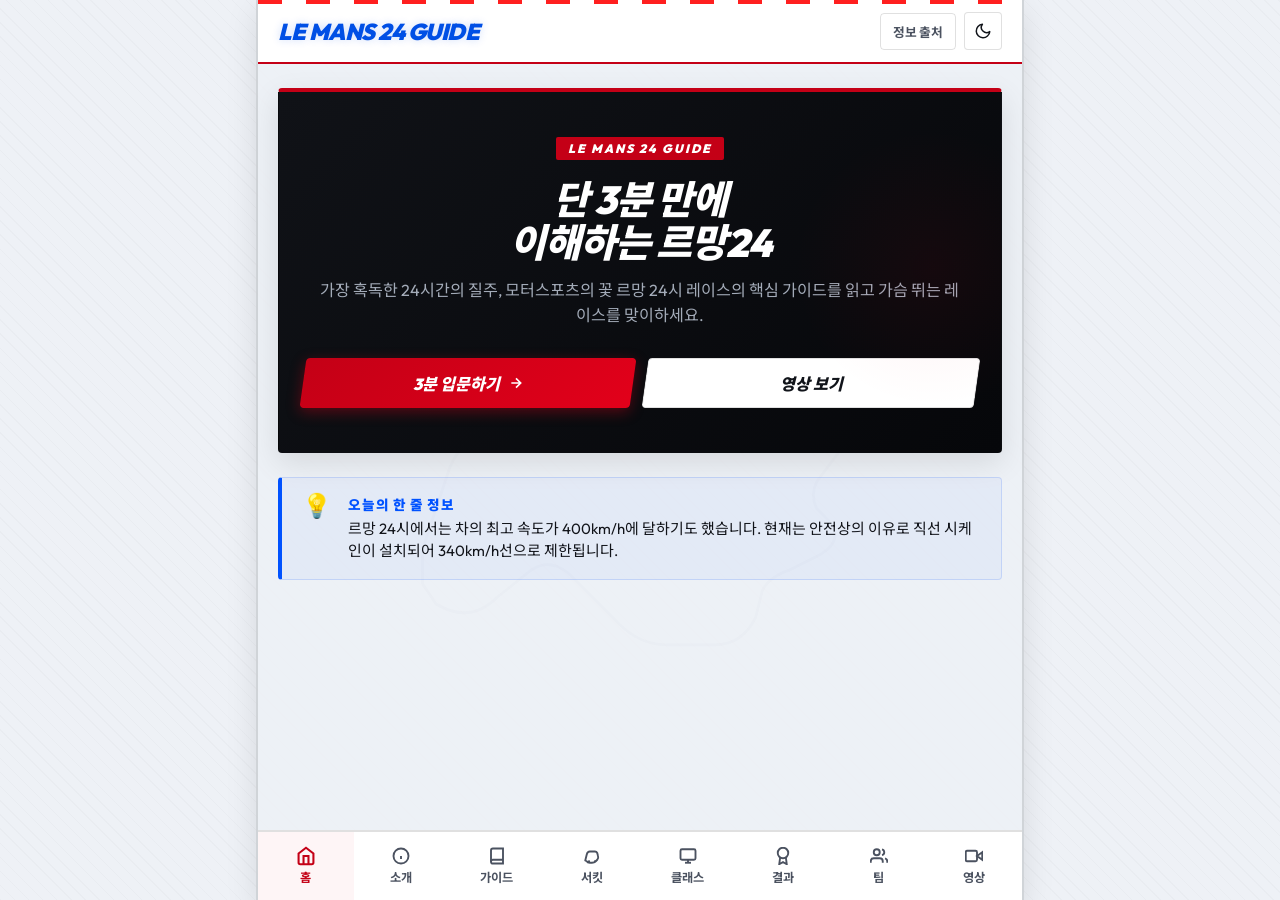
<file: index.html>
<!DOCTYPE html>
<html lang="ko">
<head>
  <meta charset="UTF-8">
  <meta name="viewport" content="width=device-width, initial-scale=1.0">
  <meta name="description" content="르망24 내구 레이스 입문자를 위한 가장 직관적이고 친절한 가이드 가이드북 모바일 웹앱. 핵심 규칙, 클래스 비교, 실시간 참전 팀 정보 제공.">
  <title>르망24 가이드 - Le Mans 24 Guide MVP</title>
  
  <!-- Modern Style Sheets -->
  <link rel="stylesheet" href="./css/style.css">
</head>
<body>

  <div class="app-container">
    
    <!-- Background Circuit Watermark SVG -->
    <svg class="circuit-bg-watermark" viewBox="0 0 1000 600" aria-hidden="true">
      <path d="M 180 420 L 220 300 Q 240 250, 300 240 L 550 240 L 570 250 L 590 230 L 700 230 L 710 245 L 720 230 L 780 230 Q 810 250, 790 280 L 760 320 Q 750 340, 760 360 L 780 380 Q 800 410, 760 430 L 720 450 Q 690 460, 680 480 L 670 520 Q 650 560, 610 560 L 540 560 Q 500 560, 470 530 L 400 460 Q 370 430, 340 450 L 290 490 Q 250 530, 200 500 L 180 470 Z" fill="none" stroke="currentColor" stroke-width="4" stroke-linecap="round" stroke-linejoin="round"/>
    </svg>

    <!-- Top Fixed Header -->
    <header class="app-header">
      <div class="brand-logo">
        <span class="brand-logo-text">LE MANS 24 Guide</span>
      </div>
      <div style="display: flex; align-items: center; gap: 8px;">
        <!-- Information Source External Link -->
        <a href="./sources.html" style="font-size: 0.75rem; color: var(--text-secondary); text-decoration: none; border: 1px solid var(--border-color); padding: 8px 12px; border-radius: var(--border-radius-sm); font-weight: 700; transition: all var(--transition-speed) ease;" aria-label="정보 출처 및 면책조항 페이지 이동">
          정보 출처
        </a>
        <!-- Dark/Light Theme Toggle Button -->
        <button id="theme-toggle" class="theme-toggle-btn" aria-label="테마 전환">
          <!-- Sun Icon (Show in dark mode to switch to light) -->
          <svg class="sun-icon" viewBox="0 0 24 24">
            <circle cx="12" cy="12" r="5" stroke="currentColor" stroke-width="2" fill="none"/>
            <path d="M12 1v2M12 21v2M4.22 4.22l1.42 1.42M18.36 18.36l1.42 1.42M1 12h2M21 12h2M4.22 19.78l1.42-1.42M18.36 5.64l1.42-1.42" stroke="currentColor" stroke-width="2" stroke-linecap="round"/>
          </svg>
          <!-- Moon Icon (Show in light mode to switch to dark) -->
          <svg class="moon-icon" viewBox="0 0 24 24">
            <path d="M21 12.79A9 9 0 1 1 11.21 3 7 7 0 0 0 21 12.79z" stroke="currentColor" stroke-width="2" fill="none" stroke-linejoin="round"/>
          </svg>
        </button>
      </div>
    </header>

    <main>
      
      <!-- SCREEN 1: HOME (홈) -->
      <section id="section-home" class="app-section active">
        <div class="home-hero">
          <span class="hero-tag">LE MANS 24 GUIDE</span>
          <h2 class="hero-title">단 3분 만에<br>이해하는 르망24</h2>
          <p class="hero-subtitle">가장 혹독한 24시간의 질주, 모터스포츠의 꽃 르망 24시 레이스의 핵심 가이드를 읽고 가슴 뛰는 레이스를 맞이하세요.</p>
          <div class="hero-ctas">
            <button id="cta-go-beginner" class="btn btn-primary" aria-label="초보자 관전 가이드로 이동">
              <span>3분 입문하기</span>
              <svg viewBox="0 0 24 24" width="16" height="16" fill="none" stroke="currentColor" stroke-width="2.5"><path d="M5 12h14M12 5l7 7-7 7"/></svg>
            </button>
            <button id="cta-go-video" class="btn btn-secondary" aria-label="공식 영상 보기로 이동">
              <span>영상 보기</span>
            </button>
          </div>
        </div>

        <!-- 오늘의 한 줄 정보 -->
        <div class="fact-box">
          <span class="fact-icon" aria-hidden="true">💡</span>
          <div class="fact-content">
            <div class="fact-title">오늘의 한 줄 정보</div>
            <div id="daily-fact-text" class="fact-text">로딩 중...</div>
          </div>
        </div>
      </section>

      <!-- SCREEN 2: WHAT IS LE MANS (르망24란?) -->
      <section id="section-about" class="app-section">
        <h1 class="section-title"><span>Introduction</span>르망24란 무엇인가?</h1>
        <p class="section-subtitle">기초적인 역사와 대회 목적에 대해 아코디언 메뉴를 눌러 확인하세요.</p>
        
        <!-- Accordion Group -->
        <div id="history-accordion-container" class="accordion-group">
          <!-- Accordion items loaded dynamically from app.js -->
        </div>

        <!-- Wikipedia API Section -->
        <div id="wiki-api-container">
          <!-- Loaded dynamically via Wikipedia REST API with sessionStorage Cache -->
        </div>
      </section>

      <!-- SCREEN 3: BEGINNER GUIDE (초보자 관전 가이드) -->
      <section id="section-guide" class="app-section">
        <h1 class="section-title"><span>Beginners Guide</span>초보자 관전 가이드</h1>
        <p class="section-subtitle">르망 24시 레이스를 한눈에 파악하기 위한 5대 체크포인트입니다.</p>

        <div class="guide-grid">
          
          <!-- Card 1 -->
          <div class="glass-card guide-card">
            <div class="guide-card-icon" aria-hidden="true">🏆</div>
            <div class="guide-card-content">
              <div class="guide-card-num">Point 01</div>
              <h3 class="guide-card-title">우승 조건</h3>
              <p class="guide-card-desc">체커기가 흔들리기 전까지 24시간 동안 가장 긴 거리를 달린 레이싱카가 영광의 트로피를 차지합니다.</p>
              <div class="guide-card-summary">30초 요약: 속도보다 누적 주행거리가 최우선!</div>
            </div>
          </div>

          <!-- Card 2 -->
          <div class="glass-card guide-card">
            <div class="guide-card-icon" aria-hidden="true">🚥</div>
            <div class="guide-card-content">
              <div class="guide-card-num">Point 02</div>
              <h3 class="guide-card-title">클래스 이해</h3>
              <p class="guide-card-desc">세 가지의 성능이 완전히 다른 차량 종류(Hypercar, LMP2, LMGT3)들이 동일한 서킷에서 섞여 달립니다.</p>
              <div class="guide-card-summary">30초 요약: 추월 상황에서의 주행 흐름 파악이 핵심!</div>
            </div>
          </div>

          <!-- Card 3 -->
          <div class="glass-card guide-card">
            <div class="guide-card-icon" aria-hidden="true">🛠️</div>
            <div class="guide-card-content">
              <div class="guide-card-num">Point 03</div>
              <h3 class="guide-card-title">피트 전략</h3>
              <p class="guide-card-desc">레이스카는 연료 충전, 타이어 교체, 드라이버 교대를 위해 정기적으로 피트인을 해야 합니다. 타이밍이 순위를 바꿉니다.</p>
              <div class="guide-card-summary">30초 요약: 피트 스톱에서의 짧은 시간 단축이 승패 좌우!</div>
            </div>
          </div>

          <!-- Card 4 -->
          <div class="glass-card guide-card">
            <div class="guide-card-icon" aria-hidden="true">🌙</div>
            <div class="guide-card-content">
              <div class="guide-card-num">Point 04</div>
              <h3 class="guide-card-title">밤 경기 포인트</h3>
              <p class="guide-card-desc">가로등이 거의 없는 시속 300km/h 초고속 코스에서 헤드라이트 불빛만 의존해 달리는 심야 주행은 사고 위험이 매우 높습니다.</p>
              <div class="guide-card-summary">30초 요약: 새벽 시간대 집중력 유지가 핵심 관전 포인트!</div>
            </div>
          </div>

          <!-- Card 5 -->
          <div class="guide-card glass-card">
            <div class="guide-card-icon" aria-hidden="true">🏁</div>
            <div class="guide-card-content">
              <div class="guide-card-num">Point 05</div>
              <h3 class="guide-card-title">주목 팀 (현대/제네시스)</h3>
              <p class="guide-card-desc">오랫동안 지배자로 군림하던 포르쉐, 토요타, 페라리 삼파전에 최근 현대자동차가 프리미엄 브랜드 제네시스로 참전을 예고했습니다.</p>
              <div class="guide-card-summary">30초 요약: 한국 제네시스 브랜드를 필두로 불붙은 왕좌 쟁탈전!</div>
            </div>
          </div>

        </div>
      </section>

      <!-- SCREEN 4: CIRCUIT (사르트 서킷) -->
      <section id="section-circuit" class="app-section">
        <h1 class="section-title"><span>Circuit Guide</span>사르트 서킷</h1>
        <p class="section-subtitle">르망 24시의 무대, Circuit de la Sarthe의 구간별 특성과 공략법을 살펴보세요.</p>

        <!-- 서킷 소개 카드 -->
        <div class="glass-card circuit-intro-card">
          <div class="circuit-intro-stats">
            <div class="circuit-stat">
              <div class="circuit-stat-value">13.626<span>km</span></div>
              <div class="circuit-stat-label">전체 길이</div>
            </div>
            <div class="circuit-stat">
              <div class="circuit-stat-value">38<span>개</span></div>
              <div class="circuit-stat-label">코너 수</div>
            </div>
            <div class="circuit-stat">
              <div class="circuit-stat-value">345<span>km/h</span></div>
              <div class="circuit-stat-label">최고 속도</div>
            </div>
            <div class="circuit-stat">
              <div class="circuit-stat-value">~3:20<span></div>
              <div class="circuit-stat-label">랩타임 (Hypercar)</div>
            </div>
          </div>
          <p class="circuit-intro-text">
            Circuit de la Sarthe(사르트 서킷)는 르망 시내 주변의 일반 공용도로와 상설 서킷 구간을 연결한 혼합형 서킷입니다. 
            뮬산 스트레이트의 직선 전속력 질주부터 뮬산 코너의 극한 감속 구간까지, 세계에서 가장 다양하고 혹독한 서킷 환경을 제공합니다.
          </p>
        </div>

        <!-- SVG Circuit Map -->
        <div class="circuit-map-container">
          <div class="circuit-map-title">
            <svg viewBox="0 0 24 24" width="16" height="16" fill="none" stroke="var(--primary-color)" stroke-width="2"><polygon points="3 11 22 2 13 21 11 13 3 11"/></svg>
            구간별 서킷 맵 — 클릭하여 상세 정보 확인
          </div>
          <div class="circuit-svg-wrapper">
            <svg id="circuit-map-svg" viewBox="0 0 900 520" xmlns="http://www.w3.org/2000/svg" aria-label="사르트 서킷 구간 맵">
              
              <!-- 서킷 트랙 배경 (두꺼운 선) -->
              <path class="circuit-track-bg" d="
                M 120 380
                L 145 280
                Q 160 210, 220 195
                L 490 195
                L 510 183
                L 530 165
                L 620 165
                L 635 178
                L 650 162
                L 760 162
                Q 800 178, 782 210
                L 750 255
                Q 738 275, 750 298
                L 768 318
                Q 790 345, 752 368
                L 710 390
                Q 678 402, 666 425
                L 654 465
                Q 633 498, 592 500
                L 515 500
                Q 474 500, 443 468
                L 368 395
                Q 336 362, 304 382
                L 252 423
                Q 210 458, 165 432
                L 140 408
                Z
              "/>

              <!-- 서킷 트랙 라인 (얇은 강조선) -->
              <path class="circuit-track-line" d="
                M 120 380
                L 145 280
                Q 160 210, 220 195
                L 490 195
                L 510 183
                L 530 165
                L 620 165
                L 635 178
                L 650 162
                L 760 162
                Q 800 178, 782 210
                L 750 255
                Q 738 275, 750 298
                L 768 318
                Q 790 345, 752 368
                L 710 390
                Q 678 402, 666 425
                L 654 465
                Q 633 498, 592 500
                L 515 500
                Q 474 500, 443 468
                L 368 395
                Q 336 362, 304 382
                L 252 423
                Q 210 458, 165 432
                L 140 408
                Z
              "/>

              <!-- === 구간 클릭 영역 및 라벨 === -->

              <!-- 구간 1: Ford Chicanes (출발/결승선 구역) -->
              <g class="circuit-sector" data-sector="ford" tabindex="0" role="button" aria-label="Ford Chicanes 구간 정보">
                <rect class="sector-hit-area" x="100" y="350" width="90" height="80" rx="4"/>
                <circle class="sector-dot" cx="132" cy="390" r="8"/>
                <text class="sector-label" x="80" y="345">Ford</text>
                <text class="sector-label-sub" x="80" y="360">Chicanes</text>
                <line class="sector-connector" x1="130" y1="375" x2="108" y2="355"/>
              </g>

              <!-- 구간 2: Dunlop Curves -->
              <g class="circuit-sector" data-sector="dunlop" tabindex="0" role="button" aria-label="Dunlop Curves 구간 정보">
                <rect class="sector-hit-area" x="128" y="195" width="90" height="60" rx="4"/>
                <circle class="sector-dot" cx="178" cy="237" r="8"/>
                <text class="sector-label" x="20" y="220">Dunlop</text>
                <text class="sector-label-sub" x="20" y="235">Curves</text>
                <line class="sector-connector" x1="162" y1="233" x2="88" y2="230"/>
              </g>

              <!-- 구간 3: Mulsanne Straight -->
              <g class="circuit-sector" data-sector="mulsanne" tabindex="0" role="button" aria-label="Mulsanne Straight 구간 정보">
                <rect class="sector-hit-area" x="380" y="150" width="120" height="60" rx="4"/>
                <circle class="sector-dot" cx="440" cy="180" r="8"/>
                <text class="sector-label" x="350" y="128">Mulsanne</text>
                <text class="sector-label-sub" x="350" y="143">Straight</text>
                <line class="sector-connector" x1="440" y1="172" x2="440" y2="148"/>
              </g>

              <!-- 구간 4: Indianapolis -->
              <g class="circuit-sector" data-sector="indianapolis" tabindex="0" role="button" aria-label="Indianapolis 구간 정보">
                <rect class="sector-hit-area" x="720" y="148" width="110" height="60" rx="4"/>
                <circle class="sector-dot" cx="770" cy="168" r="8"/>
                <text class="sector-label" x="790" y="120">Indianapolis</text>
                <text class="sector-label-sub" x="790" y="135">Corner</text>
                <line class="sector-connector" x1="778" y1="162" x2="800" y2="140"/>
              </g>

              <!-- 구간 5: Porsche Curves -->
              <g class="circuit-sector" data-sector="porsche" tabindex="0" role="button" aria-label="Porsche Curves 구간 정보">
                <rect class="sector-hit-area" x="740" y="370" width="100" height="60" rx="4"/>
                <circle class="sector-dot" cx="760" cy="380" r="8"/>
                <text class="sector-label" x="820" y="345">Porsche</text>
                <text class="sector-label-sub" x="820" y="360">Curves</text>
                <line class="sector-connector" x1="768" y1="380" x2="830" y2="362"/>
              </g>

              <!-- 구간 6: Ford Curves (마지막 섹터) -->
              <g class="circuit-sector" data-sector="final" tabindex="0" role="button" aria-label="Maison Blanche 구간 정보">
                <rect class="sector-hit-area" x="380" y="470" width="110" height="55" rx="4"/>
                <circle class="sector-dot" cx="520" cy="495" r="8"/>
                <text class="sector-label" x="300" y="520">Maison</text>
                <text class="sector-label-sub" x="300" y="535">Blanche</text>
                <line class="sector-connector" x1="503" y1="498" x2="380" y2="520"/>
              </g>

              <!-- 스타트/피니시 라인 -->
              <line class="start-finish-line" x1="118" y1="370" x2="135" y2="415"/>
              <text class="start-finish-label" x="60" y="400">S/F</text>

              <!-- 방향 화살표 -->
              <path class="circuit-arrow" d="M 160 200 L 175 195 L 168 205 Z"/>
              <path class="circuit-arrow" d="M 500 167 L 510 160 L 512 172 Z"/>

            </svg>
          </div>
        </div>

        <!-- 구간 상세 정보 패널 -->
        <div id="circuit-sector-info" class="circuit-sector-info-panel">
          <div class="circuit-sector-placeholder">
            <svg viewBox="0 0 24 24" width="28" height="28" fill="none" stroke="var(--text-muted)" stroke-width="1.5"><polygon points="3 11 22 2 13 21 11 13 3 11"/></svg>
            <p>위 지도에서 구간을 선택하면<br>상세 정보가 여기에 표시됩니다.</p>
          </div>
        </div>
      </section>

      <!-- SCREEN 5: CLASS COMPARISON (클래스 비교) -->
      <section id="section-compare" class="app-section">
        <h1 class="section-title"><span>Classes</span>클래스 비교 가이드</h1>
        <p class="section-subtitle">르망 24시에 동시에 출전하는 세 클래스의 차량 사양을 탭으로 비교해 보세요.</p>

        <!-- Tap Selection Navigation -->
        <div class="tabs-container">
          <button class="tab-btn active" data-class="hypercar" aria-label="하이퍼카 클래스 정보 보기"><span>Hypercar</span></button>
          <button class="tab-btn" data-class="lmp2" aria-label="LMP2 클래스 정보 보기"><span>LMP2</span></button>
          <button class="tab-btn" data-class="lmgt3" aria-label="LMGT3 클래스 정보 보기"><span>LMGT3</span></button>
        </div>

        <!-- Class Details Card Panels -->
        <div class="class-details">
          
          <!-- Panel 1: Hypercar -->
          <div id="panel-hypercar" class="class-panel active">
            <div class="glass-card">
              <div class="class-header">
                <span class="class-name">Hypercar</span>
                <span class="class-difficulty difficulty-high">상급 난이도</span>
              </div>
              
              <!-- Miniature Car Image -->
              <div class="class-image-container">
                <img src="./assets/hypercar.png" alt="Hypercar 클래스 3D 미니어처 모형 차량 외관">
              </div>

              <p style="font-size: 0.88rem; line-height: 1.55; color: var(--text-secondary); margin-bottom: 16px;">
                최첨단 에어로다이내믹스 기술과 하이브리드 엔진이 결합된 내구레이스 최상위 프로토타입 클래스입니다. 전용 레이스 규정에 따라 커스텀 디자인되며 제조사 기술의 정수를 보여줍니다.
              </p>
              <div class="class-meta-grid">
                <div class="class-meta-item">
                  <div class="class-meta-label">대표 제조사</div>
                  <div class="class-meta-value">제네시스, 페라리, 포르쉐</div>
                </div>
                <div class="class-meta-item">
                  <div class="class-meta-label">최고 출력</div>
                  <div class="class-meta-value">약 680 마력</div>
                </div>
                <div class="class-meta-item">
                  <div class="class-meta-label">최저 중량</div>
                  <div class="class-meta-value">1,030 kg</div>
                </div>
                <div class="class-meta-item">
                  <div class="class-meta-label">하이브리드</div>
                  <div class="class-meta-value">필수 탑재</div>
                </div>
              </div>
            </div>
          </div>

          <!-- Panel 2: LMP2 -->
          <div id="panel-lmp2" class="class-panel">
            <div class="glass-card">
              <div class="class-header">
                <span class="class-name">LMP2</span>
                <span class="class-difficulty difficulty-mid">중급 난이도</span>
              </div>

              <!-- Miniature Car Image -->
              <div class="class-image-container">
                <img src="./assets/lmp2.png" alt="LMP2 클래스 3D 미니어처 모형 차량 외관">
              </div>

              <p style="font-size: 0.88rem; line-height: 1.55; color: var(--text-secondary); margin-bottom: 16px;">
                정해진 스펙의 섀시(오레카 섀시 고정)와 깁슨 V8 엔진만을 사용할 수 있는 단일화 규정 클래스입니다. 제조사 싸움보다는 드라이버의 실력과 피트 스톱 효율이 큰 차이를 냅니다.
              </p>
              <div class="class-meta-grid">
                <div class="class-meta-item">
                  <div class="class-meta-label">대표 섀시</div>
                  <div class="class-meta-value">Oreca 07 (깁슨 V8)</div>
                </div>
                <div class="class-meta-item">
                  <div class="class-meta-label">최고 출력</div>
                  <div class="class-meta-value">약 540 마력</div>
                </div>
                <div class="class-meta-item">
                  <div class="class-meta-label">최저 중량</div>
                  <div class="class-meta-value">950 kg</div>
                </div>
                <div class="class-meta-item">
                  <div class="class-meta-label">하이브리드</div>
                  <div class="class-meta-value">미지원</div>
                </div>
              </div>
            </div>
          </div>

          <!-- Panel 3: LMGT3 -->
          <div id="panel-lmgt3" class="class-panel">
            <div class="glass-card">
              <div class="class-header">
                <span class="class-name">LMGT3</span>
                <span class="class-difficulty difficulty-low">초급 난이도</span>
              </div>

              <!-- Miniature Car Image -->
              <div class="class-image-container">
                <img src="./assets/lmgt3.png" alt="LMGT3 클래스 3D 미니어처 모형 차량 외관">
              </div>

              <p style="font-size: 0.88rem; line-height: 1.55; color: var(--text-secondary); margin-bottom: 16px;">
                우리가 일반 도로에서 간혹 마주치는 슈퍼카(포르쉐 911, 페라리 296, 맥라렌 등)의 골격 레이싱 전용 규격 개량 차량들입니다. 입문자들에게 가장 친근한 디자인을 가졌습니다.
              </p>
              <div class="class-meta-grid">
                <div class="class-meta-item">
                  <div class="class-meta-label">대표 제조사</div>
                  <div class="class-meta-value">맥라렌, 렉서스, 람보르기니</div>
                </div>
                <div class="class-meta-item">
                  <div class="class-meta-label">최고 출력</div>
                  <div class="class-meta-value">약 500-600 마력</div>
                </div>
                <div class="class-meta-item">
                  <div class="class-meta-label">최저 중량</div>
                  <div class="class-meta-value">1,200 kg 이상</div>
                </div>
                <div class="class-meta-item">
                  <div class="class-meta-label">하이브리드</div>
                  <div class="class-meta-value">미지원</div>
                </div>
              </div>
            </div>
          </div>

        </div>

        <!-- Side-by-Side Comparison Table (Updated per screenshot) -->
        <h3 style="font-size: 1.05rem; font-weight: 900; font-style: italic; text-transform: uppercase; margin-bottom: 12px;">핵심 사양 한눈에 비교하기</h3>
        <div class="comparison-table-wrapper">
          <table class="comparison-table">
            <thead>
              <tr>
                <th scope="col">비교 항목</th>
                <th scope="col">HYPERCAR</th>
                <th scope="col">LMP2</th>
                <th scope="col">LMGT3</th>
              </tr>
            </thead>
            <tbody>
              <tr>
                <td class="compare-row-label">성격</td>
                <td>제조사 주도의 최상위 프로토타입</td>
                <td>지정 섀시 기반 독립팀 프로토타입<br><em class="compare-note">(르망 24시 전용 편성)</em></td>
                <td>양산형 슈퍼카 기반 GT3 레이서<br><em class="compare-note">(2024 신설)</em></td>
              </tr>
              <tr>
                <td class="compare-row-label">최고 속도</td>
                <td class="highlight"><strong>약 345 km/h</strong></td>
                <td>약 320 km/h</td>
                <td>약 300 km/h</td>
              </tr>
              <tr>
                <td class="compare-row-label">출력 / 무게</td>
                <td>680마력 / 1030kg<br><em class="compare-note">(기본 사양)</em></td>
                <td>540마력 / 950kg</td>
                <td>550마력 / 1300kg<br><em class="compare-note">(BoP 전)</em></td>
              </tr>
              <tr>
                <td class="compare-row-label">하이브리드 구동</td>
                <td>규정별 전륜 또는 후륜 탑재</td>
                <td>없음</td>
                <td>없음</td>
              </tr>
            </tbody>
          </table>
        </div>
      </section>

      <!-- SCREEN 6: RECENT RESULTS (최근 결과) -->
      <section id="section-results" class="app-section">
        <h1 class="section-title"><span>Recent Winners</span>최근 우승 결과</h1>
        <p class="section-subtitle">24시간 혹독한 시련을 뚫고 르망 최정상에 오른 역대 클래스별 우승 결과입니다.</p>

        <!-- Class Filter Tabs -->
        <div class="results-filter-tabs" role="tablist" aria-label="클래스 필터">
          <button class="results-filter-btn active" data-class="ALL" role="tab" aria-selected="true" aria-label="전체 클래스 결과 보기">
            <svg viewBox="0 0 24 24" width="14" height="14" fill="none" stroke="currentColor" stroke-width="2.5"><circle cx="12" cy="12" r="10"/><path d="M12 8v8M8 12h8"/></svg>
            ALL
          </button>
          <button class="results-filter-btn" data-class="Hypercar" role="tab" aria-selected="false" aria-label="Hypercar 클래스 결과 보기">
            <svg viewBox="0 0 24 24" width="14" height="14" fill="none" stroke="currentColor" stroke-width="2.5"><path d="m13 2-2 2.5H6l-3 3v2l2 .5V13h14v-3l2-.5V7l-3-3h-5L13 2z"/><path d="M6 13v5h3v-2h6v2h3v-5"/></svg>
            Hypercar
          </button>
          <button class="results-filter-btn" data-class="LMP2" role="tab" aria-selected="false" aria-label="LMP2 클래스 결과 보기">
            <svg viewBox="0 0 24 24" width="14" height="14" fill="none" stroke="currentColor" stroke-width="2.5"><path d="m3 9 4-4h10l4 4v4H3V9z"/><path d="M5 13v4h3v-2h8v2h3v-4"/><circle cx="7.5" cy="17" r="1.5"/><circle cx="16.5" cy="17" r="1.5"/></svg>
            LMP2
          </button>
          <button class="results-filter-btn" data-class="LMGT3" role="tab" aria-selected="false" aria-label="LMGT3 클래스 결과 보기">
            <svg viewBox="0 0 24 24" width="14" height="14" fill="none" stroke="currentColor" stroke-width="2.5"><rect x="2" y="10" width="20" height="6" rx="2"/><path d="M5 10V7a2 2 0 0 1 2-2h10a2 2 0 0 1 2 2v3"/><circle cx="7" cy="18" r="2"/><circle cx="17" cy="18" r="2"/></svg>
            LMGT3
          </button>
        </div>

        <div id="results-timeline-container" class="results-timeline">
          <!-- Loaded dynamically from app.js -->
        </div>
      </section>

      <!-- SCREEN 7: PARTICIPATING TEAMS (참전 팀 소개) -->
      <section id="section-teams" class="app-section">
        <h1 class="section-title"><span>Contesters</span>출전 팀 상세 분석</h1>
        <p class="section-subtitle">제네시스 레이싱팀을 포함한 르망의 주역들을 실시간 검색으로 분석해 보세요.</p>

        <!-- Search Bar -->
        <div class="search-container">
          <svg class="search-icon" viewBox="0 0 24 24">
            <circle cx="11" cy="11" r="8" fill="none" stroke="currentColor" stroke-width="2.5"/>
            <path d="M21 21l-4.35-4.35" stroke="currentColor" stroke-width="2.5" stroke-linecap="round"/>
          </svg>
          <input type="text" id="team-search-input" class="search-input" placeholder="팀명, 국가, 클래스, 특징 검색..." aria-label="출전 팀 검색">
        </div>

        <!-- Grid of Cards -->
        <div id="teams-grid-container" class="teams-grid">
          <!-- Loaded dynamically from app.js -->
        </div>
      </section>

      <!-- SCREEN 8: VIDEO (영상) -->
      <section id="section-video" class="app-section">
        <h1 class="section-title"><span>FIA WEC Videos</span>공식 영상</h1>
        <p class="section-subtitle">FIA World Endurance Championship 공식 유튜브 채널의 최신 영상을 확인하세요.</p>

        <!-- Hero Banner: Latest Extended Highlights -->
        <div id="video-hero-container" class="video-hero-container">
          <!-- Rendered by youtube.js -->
        </div>

        <!-- Event-based Video Feeds -->
        <div id="video-feed-container" class="video-feed-container">
          <!-- Rendered by youtube.js -->
        </div>

        <!-- YouTube Channel Link -->
        <a href="https://www.youtube.com/@FIAWEC" target="_blank" rel="noopener noreferrer" class="yt-channel-link" aria-label="FIA WEC 유튜브 채널 바로가기">
          <svg viewBox="0 0 24 24" width="18" height="18" fill="currentColor"><path d="M23.498 6.186a3.016 3.016 0 0 0-2.122-2.136C19.505 3.545 12 3.545 12 3.545s-7.505 0-9.377.505A3.017 3.017 0 0 0 .502 6.186C0 8.07 0 12 0 12s0 3.93.502 5.814a3.016 3.016 0 0 0 2.122 2.136c1.871.505 9.376.505 9.376.505s7.505 0 9.377-.505a3.015 3.015 0 0 0 2.122-2.136C24 15.93 24 12 24 12s0-3.93-.502-5.814zM9.545 15.568V8.432L15.818 12l-6.273 3.568z"/></svg>
          FIA WEC 공식 유튜브 채널 바로가기
        </a>
      </section>

    </main>

    <!-- Bottom Sticky Mobile Navigation -->
    <nav class="app-nav" aria-label="메인 탭 메뉴">
      <button class="nav-item active" data-section="home" aria-label="홈 화면">
        <svg viewBox="0 0 24 24"><path d="m3 9 9-7 9 7v11a2 2 0 0 1-2 2H5a2 2 0 0 1-2-2z"/><polyline points="9 22 9 12 15 12 15 22"/></svg>
        <span>홈</span>
      </button>
      <button class="nav-item" data-section="about" aria-label="르망 소개 화면">
        <svg viewBox="0 0 24 24"><circle cx="12" cy="12" r="10"/><line x1="12" y1="16" x2="12" y2="12"/><line x1="12" y1="8" x2="12.01" y2="8"/></svg>
        <span>소개</span>
      </button>
      <button class="nav-item" data-section="guide" aria-label="관전 가이드 화면">
        <svg viewBox="0 0 24 24"><path d="M4 19.5A2.5 2.5 0 0 1 6.5 17H20"/><path d="M6.5 2H20v20H6.5A2.5 2.5 0 0 1 4 19.5v-15A2.5 2.5 0 0 1 6.5 2z"/></svg>
        <span>가이드</span>
      </button>
      <button class="nav-item" data-section="circuit" aria-label="사르트 서킷 화면">
        <svg viewBox="0 0 24 24" fill="none" stroke="currentColor" stroke-width="2.5"><path d="M3 18 L5 10 Q6 6, 9 6 L16 6 Q18 6, 19 8 L20 12 Q21 15, 19 17 L17 19 Q15 21, 12 21 L9 21 Q6 21, 5 19 Z" stroke-linejoin="round"/><circle cx="8" cy="19" r="1.5" fill="currentColor" stroke="none"/><circle cx="16" cy="19" r="1.5" fill="currentColor" stroke="none"/></svg>
        <span>서킷</span>
      </button>
      <button class="nav-item" data-section="compare" aria-label="클래스 비교 화면">
        <svg viewBox="0 0 24 24"><rect x="2" y="3" width="20" height="14" rx="2" ry="2"/><line x1="8" y1="21" x2="16" y2="21"/><line x1="12" y1="17" x2="12" y2="21"/></svg>
        <span>클래스</span>
      </button>
      <button class="nav-item" data-section="results" aria-label="최근 경기 결과 화면">
        <svg viewBox="0 0 24 24"><circle cx="12" cy="8" r="7"/><polyline points="8.21 13.89 7 23 12 20 17 23 15.79 13.88"/></svg>
        <span>결과</span>
      </button>
      <button class="nav-item" data-section="teams" aria-label="참전 팀 화면">
        <svg viewBox="0 0 24 24"><path d="M17 21v-2a4 4 0 0 0-4-4H5a4 4 0 0 0-4 4v2"/><circle cx="9" cy="7" r="4"/><path d="M23 21v-2a4 4 0 0 0-3-3.87"/><path d="M16 3.13a4 4 0 0 1 0 7.75"/></svg>
        <span>팀</span>
      </button>
      <button class="nav-item" data-section="video" aria-label="FIA WEC 영상 화면">
        <svg viewBox="0 0 24 24"><polygon points="23 7 16 12 23 17 23 7"/><rect x="1" y="5" width="15" height="14" rx="2" ry="2"/></svg>
        <span>영상</span>
      </button>
    </nav>

  </div>

  <!-- YouTube API Config & Module -->
  <script src="./js/config.js"></script>
  <script src="./js/youtube.js"></script>
  <!-- Main JavaScript File -->
  <script src="./js/app.js"></script>
</body>
</html>
</file>
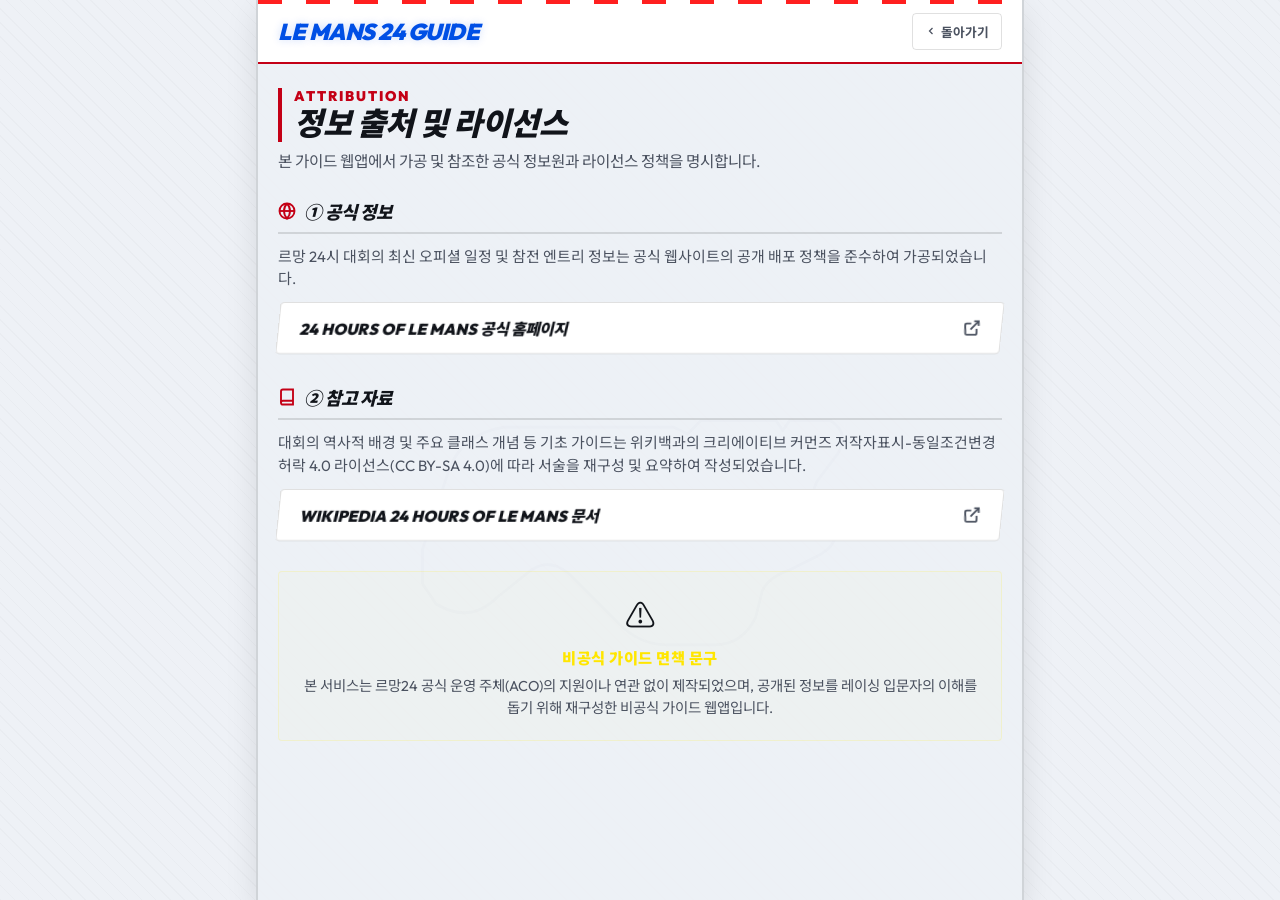
<file: sources.html>
<!DOCTYPE html>
<html lang="ko">
<head>
  <meta charset="UTF-8">
  <meta name="viewport" content="width=device-width, initial-scale=1.0">
  <meta name="description" content="르망24 가이드의 공식 출처 정보 및 면책 조항 안내 페이지입니다.">
  <title>정보 출처 및 면책조항 - 르망24 가이드</title>
  <link rel="stylesheet" href="./css/style.css">
</head>
<body>
  <!-- Inline Script to apply dark/light theme instantly without flash -->
  <script>
    const savedTheme = localStorage.getItem('theme-preference');
    if (savedTheme) {
      document.body.setAttribute('data-theme', savedTheme);
    } else if (window.matchMedia && window.matchMedia('(prefers-color-scheme: dark)').matches) {
      document.body.setAttribute('data-theme', 'dark');
    } else {
      document.body.setAttribute('data-theme', 'light');
    }
  </script>

  <div class="app-container">
    
    <!-- Background Circuit Watermark SVG -->
    <svg class="circuit-bg-watermark" viewBox="0 0 1000 600" aria-hidden="true">
      <path d="M 180 420 L 220 300 Q 240 250, 300 240 L 550 240 L 570 250 L 590 230 L 700 230 L 710 245 L 720 230 L 780 230 Q 810 250, 790 280 L 760 320 Q 750 340, 760 360 L 780 380 Q 800 410, 760 430 L 720 450 Q 690 460, 680 480 L 670 520 Q 650 560, 610 560 L 540 560 Q 500 560, 470 530 L 400 460 Q 370 430, 340 450 L 290 490 Q 250 530, 200 500 L 180 470 Z" fill="none" stroke="currentColor" stroke-width="4" stroke-linecap="round" stroke-linejoin="round"/>
    </svg>

    <!-- Top Header with Back Navigation -->
    <header class="app-header">
      <div class="brand-logo">
        <span class="brand-logo-text">LE MANS 24 Guide</span>
      </div>
      <a href="./index.html" style="font-size: 0.75rem; color: var(--text-secondary); text-decoration: none; border: 1px solid var(--border-color); padding: 8px 12px; border-radius: var(--border-radius-sm); font-weight: 700; display: inline-flex; align-items: center; gap: 4px; transition: all var(--transition-speed) ease;" aria-label="메인 화면으로 돌아가기">
        <svg viewBox="0 0 24 24" width="12" height="12" fill="none" stroke="currentColor" stroke-width="2.5"><polyline points="15 18 9 12 15 6"/></svg>
        돌아가기
      </a>
    </header>

    <main class="sources-container">
      <h1 class="section-title"><span>Attribution</span>정보 출처 및 라이선스</h1>
      <p class="section-subtitle">본 가이드 웹앱에서 가공 및 참조한 공식 정보원과 라이선스 정책을 명시합니다.</p>

      <!-- Section 1: Official Information -->
      <section style="margin-bottom: 30px;">
        <h2 class="sources-section-title">
          <svg viewBox="0 0 24 24" width="18" height="18" fill="none" stroke="var(--primary-color)" stroke-width="2.5"><circle cx="12" cy="12" r="10"/><path d="M12 2a14.5 14.5 0 0 0 0 20 14.5 14.5 0 0 0 0-20"/><path d="M2 12h20"/></svg>
          ① 공식 정보
        </h2>
        <p style="font-size: 0.88rem; line-height: 1.5; color: var(--text-secondary); margin-bottom: 12px;">
          르망 24시 대회의 최신 오피셜 일정 및 참전 엔트리 정보는 공식 웹사이트의 공개 배포 정책을 준수하여 가공되었습니다.
        </p>
        <div class="sources-btn-list">
          <a href="https://www.24h-lemans.com/" target="_blank" rel="noopener" class="btn-link-external" aria-label="24 Hours of Le Mans 공식 홈페이지 새 창 이동">
            <span>24 Hours of Le Mans 공식 홈페이지</span>
            <svg viewBox="0 0 24 24"><path d="M18 13v6a2 2 0 0 1-2 2H5a2 2 0 0 1-2-2V8a2 2 0 0 1 2-2h6"/><polyline points="15 3 21 3 21 9"/><line x1="10" y1="14" x2="21" y2="3"/></svg>
          </a>
        </div>
      </section>

      <!-- Section 2: Reference Materials -->
      <section style="margin-bottom: 30px;">
        <h2 class="sources-section-title">
          <svg viewBox="0 0 24 24" width="18" height="18" fill="none" stroke="var(--primary-color)" stroke-width="2.5"><path d="M4 19.5A2.5 2.5 0 0 1 6.5 17H20"/><path d="M6.5 2H20v20H6.5A2.5 2.5 0 0 1 4 19.5v-15A2.5 2.5 0 0 1 6.5 2z"/></svg>
          ② 참고 자료
        </h2>
        <p style="font-size: 0.88rem; line-height: 1.5; color: var(--text-secondary); margin-bottom: 12px;">
          대회의 역사적 배경 및 주요 클래스 개념 등 기초 가이드는 위키백과의 크리에이티브 커먼즈 저작자표시-동일조건변경허락 4.0 라이선스(CC BY-SA 4.0)에 따라 서술을 재구성 및 요약하여 작성되었습니다.
        </p>
        <div class="sources-btn-list">
          <a href="https://en.wikipedia.org/wiki/24_Hours_of_Le_Mans" target="_blank" rel="noopener" class="btn-link-external" aria-label="Wikipedia 24 Hours of Le Mans 문서 새 창 이동">
            <span>Wikipedia 24 Hours of Le Mans 문서</span>
            <svg viewBox="0 0 24 24"><path d="M18 13v6a2 2 0 0 1-2 2H5a2 2 0 0 1-2-2V8a2 2 0 0 1 2-2h6"/><polyline points="15 3 21 3 21 9"/><line x1="10" y1="14" x2="21" y2="3"/></svg>
          </a>
        </div>
      </section>

      <!-- Section 3: Disclaimer Statement -->
      <section>
        <div class="disclaimer-box">
          <div class="disclaimer-icon" aria-hidden="true">⚠️</div>
          <div class="disclaimer-title">비공식 가이드 면책 문구</div>
          <p class="disclaimer-text">
            본 서비스는 르망24 공식 운영 주체(ACO)의 지원이나 연관 없이 제작되었으며, 공개된 정보를 레이싱 입문자의 이해를 돕기 위해 재구성한 비공식 가이드 웹앱입니다.
          </p>
        </div>
      </section>

    </main>
  </div>
</body>
</html>
</file>
<file: css/style.css>
/* Import Bold Racing Fonts */
@import url('https://fonts.googleapis.com/css2?family=Outfit:wght@400;600;800;900&family=Noto+Sans+KR:wght@400;500;700;900&display=swap');

/* CSS Variables - Aggressive Dark Dashboard Aesthetic */
:root {
  --font-primary: 'Outfit', 'Noto Sans KR', sans-serif;
  
  /* Palette: Dark theme is default, carbon & steel focus */
  --bg-color: #08090c;
  --bg-surface: rgba(18, 20, 27, 0.95);
  --bg-surface-solid: #12141b;
  --border-color: rgba(255, 255, 255, 0.08);
  --border-glow: rgba(226, 0, 26, 0.3);
  
  --text-primary: #ffffff;
  --text-secondary: #a3abb8;
  --text-muted: #646d7a;
  
  /* High Intensity Motorsport Highlights */
  --primary-color: #e2001a; /* Pure Racing Red */
  --primary-gradient: linear-gradient(135deg, #e2001a 0%, #ff3b3b 100%);
  --secondary-color: #ffe600; /* Warning Yellow Flags */
  --accent-color: #ff8000; /* Pit Stop Orange */
  
  /* Status Colors */
  --success: #00e676; /* Green Flags */
  --success-glow: rgba(0, 230, 118, 0.15);
  
  /* Sizing and layout values */
  --header-height: 64px;
  --nav-height: 70px;
  --max-width: 768px;
  --transition-speed: 0.2s;
  
  --border-radius-sm: 4px;
  --border-radius-md: 8px;
  --border-radius-lg: 12px;
  --box-shadow: 0 10px 40px rgba(0, 0, 0, 0.7);
  --grid-line: repeating-linear-gradient(45deg, rgba(226, 0, 26, 0.03), rgba(226, 0, 26, 0.03) 1px, transparent 1px, transparent 10px);
}

/* Light Theme Variables - High Contrast Technical Gray Grid */
[data-theme="light"] {
  --bg-color: #1a1c23; /* Even in light mode, we keep a cool tech dashboard dark-gray base */
  --bg-surface: rgba(255, 255, 255, 0.98);
  --bg-surface-solid: #ffffff;
  --bg-color: #eef1f6;
  --border-color: rgba(0, 0, 0, 0.12);
  --border-glow: rgba(226, 0, 26, 0.15);
  
  --text-primary: #11141a;
  --text-secondary: #4b5260;
  --text-muted: #828c9b;
  
  --primary-color: #c40016;
  --primary-gradient: linear-gradient(135deg, #c40016 0%, #e2001a 100%);
  --success: #00c853;
  --success-glow: rgba(0, 200, 83, 0.1);
  --box-shadow: 0 10px 30px rgba(0, 0, 0, 0.1);
  --grid-line: repeating-linear-gradient(45deg, rgba(0, 0, 0, 0.02), rgba(0, 0, 0, 0.02) 1px, transparent 1px, transparent 10px);
}

/* Reset and Core Layout */
* {
  box-sizing: border-box;
  margin: 0;
  padding: 0;
  -webkit-tap-highlight-color: transparent;
}

body {
  font-family: var(--font-primary);
  background-color: var(--bg-color);
  background-image: var(--grid-line);
  color: var(--text-primary);
  min-height: 100vh;
  display: flex;
  justify-content: center;
  overflow-x: hidden;
  position: relative;
}

/* Background Watermark SVG styling for Circuit de la Sarthe */
.circuit-bg-watermark {
  position: fixed;
  top: 52%;
  left: 50%;
  transform: translate(-50%, -50%);
  width: 90%;
  max-width: 680px;
  height: auto;
  opacity: 0.04;
  color: var(--primary-color);
  pointer-events: none;
  z-index: 0;
  transition: opacity var(--transition-speed) ease;
}

[data-theme="light"] .circuit-bg-watermark {
  opacity: 0.025;
  color: var(--text-muted);
}

/* App Main Grid Wrap */
.app-container {
  width: 100%;
  max-width: var(--max-width);
  min-height: 100vh;
  display: flex;
  flex-direction: column;
  position: relative;
  z-index: 1;
  background-color: rgba(8, 9, 12, 0.85);
  border-left: 2px solid var(--border-color);
  border-right: 2px solid var(--border-color);
  padding-top: var(--header-height);
  padding-bottom: calc(var(--nav-height) + 20px);
  box-shadow: var(--box-shadow);
}

[data-theme="light"] .app-container {
  background-color: rgba(238, 241, 246, 0.85);
}

/* Header & Race Kerb Decoration */
.app-header {
  position: fixed;
  top: 0;
  width: 100%;
  max-width: calc(var(--max-width) - 4px); /* border adjustment */
  height: var(--header-height);
  background: var(--bg-surface);
  backdrop-filter: blur(16px);
  -webkit-backdrop-filter: blur(16px);
  border-bottom: 2px solid var(--primary-color);
  display: flex;
  justify-content: space-between;
  align-items: center;
  padding: 0 20px;
  z-index: 1000;
}

/* Race Track Kerbs (Red & White alternating block decoration) */
.app-header::before {
  content: '';
  position: absolute;
  top: 0;
  left: 0;
  width: 100%;
  height: 4px;
  background: repeating-linear-gradient(90deg, 
    #ff1f1f, #ff1f1f 24px, 
    #ffffff 24px, #ffffff 48px
  );
}

.brand-logo {
  display: flex;
  align-items: center;
  height: 100%;
}

.brand-logo-text {
  font-family: 'Outfit', sans-serif;
  font-size: 1.35rem;
  font-weight: 900;
  font-style: italic;
  text-transform: uppercase;
  color: #0052FF;
  letter-spacing: -0.5px;
  text-shadow: 0 0 12px rgba(0, 82, 255, 0.35);
  display: inline-block;
  vertical-align: middle;
  transition: color var(--transition-speed) ease, text-shadow var(--transition-speed) ease;
}

[data-theme="light"] .brand-logo-text {
  color: #004fe5;
  text-shadow: 0 0 8px rgba(0, 79, 229, 0.2);
}

/* Theme buttons */
.theme-toggle-btn {
  background: var(--bg-surface-solid);
  border: 1px solid var(--border-color);
  color: var(--text-primary);
  width: 38px;
  height: 38px;
  border-radius: var(--border-radius-sm);
  cursor: pointer;
  display: flex;
  align-items: center;
  justify-content: center;
  transition: all var(--transition-speed) ease;
}

.theme-toggle-btn:hover {
  border-color: var(--primary-color);
  background: var(--border-color);
}

.theme-toggle-btn svg {
  width: 18px;
  height: 18px;
  fill: currentColor;
}

[data-theme="light"] .theme-toggle-btn .sun-icon { display: none; }
[data-theme="light"] .theme-toggle-btn .moon-icon { display: block; }
body:not([data-theme="light"]) .theme-toggle-btn .sun-icon { display: block; }
body:not([data-theme="light"]) .theme-toggle-btn .moon-icon { display: none; }

/* Sticky Bottom Navigation */
.app-nav {
  position: fixed;
  bottom: 0;
  width: 100%;
  max-width: calc(var(--max-width) - 4px);
  height: var(--nav-height);
  background: var(--bg-surface);
  backdrop-filter: blur(16px);
  -webkit-backdrop-filter: blur(16px);
  border-top: 2px solid var(--border-color);
  display: flex;
  justify-content: space-around;
  align-items: center;
  z-index: 1000;
  padding-bottom: env(safe-area-inset-bottom);
}

.nav-item {
  flex: 1;
  height: 100%;
  background: none;
  border: none;
  color: var(--text-secondary);
  display: flex;
  flex-direction: column;
  align-items: center;
  justify-content: center;
  gap: 3px;
  cursor: pointer;
  font-family: var(--font-primary);
  font-size: 0.72rem;
  font-weight: 700;
  transition: all var(--transition-speed) ease;
  min-height: 48px;
}

.nav-item svg {
  width: 18px;
  height: 18px;
  fill: none;
  stroke: currentColor;
  stroke-width: 2.5;
  transition: all var(--transition-speed) ease;
}

.nav-item:hover {
  color: var(--primary-color);
}

.nav-item.active {
  color: var(--primary-color);
  background: rgba(226, 0, 26, 0.04);
}

.nav-item.active svg {
  stroke: var(--primary-color);
  transform: scale(1.1);
}

/* Sections */
.app-section {
  display: none;
  padding: 24px 20px;
}

.app-section.active {
  display: block;
  animation: transitionSkewIn 0.22s cubic-bezier(0.16, 1, 0.3, 1) forwards;
}

@keyframes transitionSkewIn {
  from {
    opacity: 0;
    transform: translateY(15px) skewX(-2deg);
  }
  to {
    opacity: 1;
    transform: translateY(0) skewX(0deg);
  }
}

/* Masculine Headers: Bold, Uppercase, Italicized */
h1.section-title {
  font-size: 1.85rem;
  font-weight: 900;
  font-style: italic;
  text-transform: uppercase;
  letter-spacing: -0.5px;
  line-height: 1.15;
  margin-bottom: 24px;
  border-left: 4px solid var(--primary-color);
  padding-left: 12px;
}

h1.section-title span {
  display: block;
  font-size: 0.82rem;
  font-weight: 900;
  font-style: normal;
  color: var(--primary-color);
  text-transform: uppercase;
  letter-spacing: 2px;
  margin-bottom: 2px;
}

p.section-subtitle {
  font-size: 0.92rem;
  color: var(--text-secondary);
  line-height: 1.5;
  margin-top: -16px;
  margin-bottom: 24px;
}

/* Card layout (Aggressive sharp edge with diagonal stripe accent) */
.glass-card {
  background: var(--bg-surface);
  border: 1px solid var(--border-color);
  border-radius: var(--border-radius-sm); /* Sharp corners */
  padding: 20px;
  margin-bottom: 16px;
  box-shadow: 0 4px 20px rgba(0, 0, 0, 0.4);
  position: relative;
  overflow: hidden;
  transition: border-color var(--transition-speed) ease, box-shadow var(--transition-speed) ease;
}

[data-theme="light"] .glass-card {
  box-shadow: 0 4px 15px rgba(0,0,0,0.06);
}

.glass-card::before {
  content: '';
  position: absolute;
  top: 0;
  left: 0;
  width: 3px;
  height: 100%;
  background: var(--border-color);
  transition: background var(--transition-speed) ease;
}

.glass-card:hover {
  border-color: rgba(226, 0, 26, 0.4);
  box-shadow: 0 6px 24px rgba(226, 0, 26, 0.08);
}

.glass-card:hover::before {
  background: var(--primary-color);
}

/* SECTION 1: HOME (홈) */
.home-hero {
  position: relative;
  background: linear-gradient(135deg, #101217 0%, #06070a 100%);
  border: 1px solid var(--border-color);
  border-top: 4px solid var(--primary-color);
  border-radius: var(--border-radius-sm);
  padding: 44px 24px;
  text-align: center;
  margin-bottom: 24px;
  box-shadow: var(--box-shadow);
  overflow: hidden;
}

/* Glowing circuit map watermark only inside home banner */
.home-hero::after {
  content: '';
  position: absolute;
  top: 10%;
  right: -10%;
  width: 280px;
  height: 280px;
  background: radial-gradient(circle, rgba(226,0,26,0.06) 0%, transparent 70%);
  pointer-events: none;
}

.hero-tag {
  display: inline-block;
  font-size: 0.72rem;
  font-weight: 900;
  letter-spacing: 2px;
  background: var(--primary-color);
  color: #ffffff;
  padding: 4px 12px;
  border-radius: 2px;
  margin-bottom: 18px;
  text-transform: uppercase;
  font-style: italic;
}

.hero-title {
  font-size: 2.3rem;
  font-weight: 900;
  font-style: italic;
  text-transform: uppercase;
  line-height: 1.1;
  margin-bottom: 14px;
  letter-spacing: -1px;
  color: #ffffff;
}

.hero-subtitle {
  font-size: 0.95rem;
  color: #a3abb8;
  max-width: 95%;
  margin: 0 auto 30px auto;
  line-height: 1.55;
}

.hero-ctas {
  display: flex;
  flex-direction: column;
  gap: 12px;
  width: 100%;
}

/* Skewed High-Performance Buttons */
.btn {
  min-height: 50px;
  padding: 12px 24px;
  font-family: var(--font-primary);
  font-size: 0.95rem;
  font-weight: 900;
  text-transform: uppercase;
  font-style: italic;
  border-radius: var(--border-radius-sm);
  border: none;
  cursor: pointer;
  display: inline-flex;
  align-items: center;
  justify-content: center;
  gap: 8px;
  transform: skewX(-8deg); /* Racing skew angles */
  transition: all var(--transition-speed) ease;
}

/* Unskew content elements inside button so text is readable */
.btn span, .btn svg {
  transform: skewX(8deg);
}

.btn-primary {
  background: var(--primary-gradient);
  color: #ffffff;
  box-shadow: 0 4px 14px rgba(226, 0, 26, 0.35);
}

.btn-primary:hover {
  transform: skewX(-8deg) translateY(-2px);
  box-shadow: 0 6px 18px rgba(226, 0, 26, 0.5);
  background: #ff1f1f;
}

.btn-secondary {
  background: var(--bg-surface-solid);
  border: 1px solid var(--border-color);
  color: var(--text-primary);
}

.btn-secondary:hover {
  background: var(--border-color);
  transform: skewX(-8deg) translateY(-2px);
  border-color: var(--text-secondary);
}

/* Did You Know Fact Box (Warning colors) */
.fact-box {
  background: rgba(255, 230, 0, 0.04);
  border: 1px solid rgba(255, 230, 0, 0.15);
  border-left: 4px solid var(--secondary-color);
  border-radius: var(--border-radius-sm);
  padding: 16px 20px;
  display: flex;
  gap: 16px;
  align-items: flex-start;
}

.fact-icon {
  font-size: 1.4rem;
  color: var(--secondary-color);
  line-height: 1;
}

.fact-title {
  font-size: 0.8rem;
  font-weight: 900;
  text-transform: uppercase;
  color: var(--secondary-color);
  letter-spacing: 1px;
  margin-bottom: 4px;
}

.fact-text {
  font-size: 0.88rem;
  line-height: 1.5;
  color: var(--text-primary);
}

/* Light theme override for the 오늘의 한 줄 정보 fact box - blue color scheme */
[data-theme="light"] .fact-box {
  background: rgba(0, 82, 255, 0.04);
  border: 1px solid rgba(0, 82, 255, 0.15);
  border-left: 4px solid #0052FF;
}

[data-theme="light"] .fact-icon {
  color: #0052FF;
}

[data-theme="light"] .fact-title {
  color: #0052FF;
}

/* SECTION 2: ABOUT (르망24란?) */
.accordion-item {
  border: 1px solid var(--border-color);
  background: var(--bg-surface-solid);
  border-radius: var(--border-radius-sm);
  margin-bottom: 12px;
  overflow: hidden;
  transition: all var(--transition-speed) ease;
}

.accordion-header {
  width: 100%;
  min-height: 52px;
  background: none;
  border: none;
  padding: 16px 20px;
  display: flex;
  justify-content: space-between;
  align-items: center;
  cursor: pointer;
  text-align: left;
  font-family: var(--font-primary);
  font-size: 0.95rem;
  font-weight: 900;
  text-transform: uppercase;
  color: var(--text-primary);
}

.accordion-icon {
  width: 16px;
  height: 16px;
  fill: none;
  stroke: var(--text-muted);
  stroke-width: 3;
  transition: transform var(--transition-speed) ease, stroke var(--transition-speed) ease;
}

.accordion-content p {
  padding: 0 20px 20px 20px;
  font-size: 0.88rem;
  line-height: 1.6;
  color: var(--text-secondary);
}

.accordion-item.active {
  border-color: var(--primary-color);
}

.accordion-item.active .accordion-header {
  color: var(--primary-color);
}

.accordion-item.active .accordion-icon {
  transform: rotate(180deg);
  stroke: var(--primary-color);
}

/* Wikipedia API Card */
.wiki-card {
  border-left: 4px solid var(--accent-color);
  background: var(--bg-surface-solid);
  border-radius: var(--border-radius-sm);
  padding: 16px 20px;
  margin-bottom: 24px;
  border: 1px solid var(--border-color);
  border-left: 4px solid var(--accent-color);
}

.wiki-title-tag {
  font-size: 0.75rem;
  font-weight: 900;
  color: var(--accent-color);
  margin-bottom: 6px;
  display: flex;
  align-items: center;
  gap: 6px;
  letter-spacing: 1px;
}

.wiki-text {
  font-size: 0.86rem;
  line-height: 1.5;
  color: var(--text-secondary);
}

.wiki-link {
  display: inline-block;
  margin-top: 10px;
  font-size: 0.8rem;
  color: var(--accent-color);
  text-decoration: none;
  font-weight: 900;
  text-transform: uppercase;
}

/* Circuit map iframe card */
.map-title {
  font-size: 1rem;
  font-weight: 900;
  text-transform: uppercase;
  font-style: italic;
  margin-bottom: 12px;
  display: flex;
  align-items: center;
  gap: 8px;
}

.map-wrapper {
  position: relative;
  width: 100%;
  height: 240px;
  border-radius: var(--border-radius-sm);
  overflow: hidden;
  border: 1px solid var(--border-color);
  margin-bottom: 16px;
}

/* SECTION 3: BEGINNER GUIDE (초보자 가이드) */
.guide-card {
  display: flex;
  gap: 18px;
  padding: 20px;
}

.guide-card-icon {
  width: 46px;
  height: 46px;
  border-radius: var(--border-radius-sm);
  background: rgba(226, 0, 26, 0.08);
  color: var(--primary-color);
  display: flex;
  align-items: center;
  justify-content: center;
  flex-shrink: 0;
  font-size: 1.4rem;
  border: 1px solid rgba(226, 0, 26, 0.2);
}

.guide-card-num {
  font-size: 0.72rem;
  font-weight: 900;
  color: var(--primary-color);
  text-transform: uppercase;
  letter-spacing: 1px;
  margin-bottom: 2px;
}

.guide-card-title {
  font-size: 1.05rem;
  font-weight: 900;
  text-transform: uppercase;
  margin-bottom: 6px;
}

.guide-card-desc {
  font-size: 0.86rem;
  line-height: 1.5;
  color: var(--text-secondary);
  margin-bottom: 10px;
}

.guide-card-summary {
  background: rgba(255, 255, 255, 0.03);
  border-radius: var(--border-radius-sm);
  padding: 6px 12px;
  font-size: 0.8rem;
  color: var(--text-primary);
  border-left: 3px solid var(--primary-color);
  font-weight: 700;
}

/* SECTION 4: CLASS COMPARISON (클래스 비교) */
.tabs-container {
  display: flex;
  background: var(--bg-surface-solid);
  border: 1px solid var(--border-color);
  border-radius: var(--border-radius-sm);
  padding: 4px;
  margin-bottom: 20px;
}

.tab-btn {
  flex: 1;
  min-height: 42px;
  background: none;
  border: none;
  border-radius: var(--border-radius-sm);
  color: var(--text-secondary);
  font-family: var(--font-primary);
  font-size: 0.85rem;
  font-weight: 900;
  text-transform: uppercase;
  font-style: italic;
  cursor: pointer;
  transform: skewX(-8deg); /* skew tabs */
  transition: all var(--transition-speed) ease;
}

.tab-btn span {
  display: inline-block;
  transform: skewX(8deg);
}

.tab-btn.active {
  background: var(--primary-gradient);
  color: #ffffff;
  box-shadow: 0 4px 10px rgba(226, 0, 26, 0.25);
}

/* Class details: Include generated images styled like miniatures */
.class-panel {
  display: none;
}

.class-panel.active {
  display: block;
}

.class-header {
  display: flex;
  justify-content: space-between;
  align-items: center;
  margin-bottom: 16px;
}

.class-name {
  font-size: 1.45rem;
  font-weight: 900;
  text-transform: uppercase;
  font-style: italic;
}

.class-difficulty {
  font-size: 0.72rem;
  font-weight: 900;
  padding: 4px 10px;
  border-radius: 2px;
  text-transform: uppercase;
}

/* Miniature Image Container Styles */
.class-image-container {
  width: 100%;
  height: 220px;
  border-radius: var(--border-radius-sm);
  overflow: hidden;
  position: relative;
  margin-bottom: 16px;
  border: 1px solid var(--border-color);
  background: #000;
}

.class-image-container img {
  width: 100%;
  height: 100%;
  object-fit: cover;
  display: block;
}

/* Glass card additions for grid metrics */
.class-meta-grid {
  display: grid;
  grid-template-columns: 1fr 1fr;
  gap: 12px;
}

.class-meta-item {
  background: rgba(255, 255, 255, 0.02);
  border: 1px solid var(--border-color);
  border-radius: var(--border-radius-sm);
  padding: 10px 12px;
}

.class-meta-label {
  font-size: 0.75rem;
  color: var(--text-secondary);
  font-weight: 700;
  text-transform: uppercase;
  margin-bottom: 4px;
}

.class-meta-value {
  font-size: 0.88rem;
  font-weight: 900;
  color: var(--text-primary);
}

/* Comparison Table (Metallic & Grid alignment) */
.comparison-table-wrapper {
  width: 100%;
  overflow-x: auto;
  border: 1px solid var(--border-color);
  border-radius: var(--border-radius-sm);
  background: var(--bg-surface-solid);
  margin-bottom: 24px;
}

table.comparison-table {
  width: 100%;
  border-collapse: collapse;
  text-align: left;
  font-size: 0.82rem;
}

table.comparison-table th, table.comparison-table td {
  padding: 12px 14px;
  border-bottom: 1px solid var(--border-color);
  white-space: nowrap;
}

table.comparison-table th {
  background: #191c25;
  font-weight: 900;
  text-transform: uppercase;
  font-style: italic;
  color: var(--text-primary);
}

table.comparison-table td.highlight {
  font-weight: 900;
  color: var(--primary-color);
}

/* SECTION 5: RECENT RESULTS (최근 결과) */
.results-timeline {
  position: relative;
  padding-left: 24px;
}

.results-timeline::before {
  content: '';
  position: absolute;
  left: 5px;
  top: 8px;
  bottom: 8px;
  width: 2px;
  background: var(--primary-color); /* Neon Red Line */
}

.timeline-item {
  position: relative;
  margin-bottom: 28px;
}

.timeline-marker {
  position: absolute;
  left: -24px;
  top: 5px;
  width: 12px;
  height: 12px;
  background: var(--bg-color);
  border: 3px solid var(--primary-color);
  transform: rotate(45deg); /* Diamond Marker */
  transition: all var(--transition-speed) ease;
}

.timeline-item:first-child .timeline-marker {
  background: var(--primary-color);
  box-shadow: 0 0 10px var(--primary-color);
}

.timeline-header {
  display: flex;
  align-items: center;
  gap: 10px;
  margin-bottom: 6px;
}

.timeline-year {
  font-size: 1.2rem;
  font-weight: 900;
  font-style: italic;
  color: var(--text-primary);
}

.timeline-class {
  font-size: 0.7rem;
  font-weight: 900;
  background: rgba(226, 0, 26, 0.08);
  border: 1px solid rgba(226, 0, 26, 0.2);
  color: var(--primary-color);
  padding: 2px 8px;
  border-radius: 2px;
  text-transform: uppercase;
}

.timeline-winner-info {
  font-size: 1rem;
  font-weight: 900;
  color: var(--text-primary);
  margin-bottom: 4px;
}

.timeline-car {
  font-size: 0.85rem;
  font-weight: 700;
  color: var(--secondary-color);
  margin-bottom: 8px;
  text-transform: uppercase;
}

.timeline-comment {
  font-size: 0.85rem;
  line-height: 1.5;
  color: var(--text-secondary);
  padding-left: 10px;
  border-left: 2px solid var(--border-color);
}

/* SECTION 6: TEAMS (참전 팀 소개) */
.search-container {
  position: relative;
  margin-bottom: 24px;
}

.search-input {
  width: 100%;
  min-height: 50px;
  background: var(--bg-surface-solid);
  border: 1px solid var(--border-color);
  border-radius: var(--border-radius-sm);
  padding: 12px 16px 12px 42px;
  color: var(--text-primary);
  font-family: var(--font-primary);
  font-size: 0.9rem;
  outline: none;
  transition: all var(--transition-speed) ease;
}

.search-input:focus {
  border-color: var(--primary-color);
  box-shadow: 0 0 14px rgba(226, 0, 26, 0.2);
}

.search-icon {
  position: absolute;
  left: 14px;
  top: 15px;
  width: 20px;
  height: 20px;
  fill: none;
  stroke: var(--text-muted);
  stroke-width: 2.5;
}

/* Team Card overrides: Embed stylized emblems */
.team-card {
  padding: 20px;
  border-top: 3px solid var(--border-color);
}

.team-card-header {
  display: flex;
  gap: 16px;
  align-items: center;
  margin-bottom: 12px;
}

/* Team Emblem SVG frame styling */
.team-emblem-wrapper {
  width: 48px;
  height: 48px;
  border-radius: var(--border-radius-sm);
  background: #000000;
  border: 1px solid var(--border-color);
  display: flex;
  align-items: center;
  justify-content: center;
  flex-shrink: 0;
  padding: 6px;
  color: #ffffff;
}

.team-name-country {
  flex: 1;
}

.team-name {
  font-size: 1.15rem;
  font-weight: 900;
  color: var(--text-primary);
}

.team-country {
  font-size: 0.78rem;
  color: var(--text-secondary);
}

.team-class-badge {
  font-size: 0.72rem;
  font-weight: 900;
  text-transform: uppercase;
  padding: 4px 8px;
  border-radius: 2px;
  border: 1px solid var(--border-color);
}

.team-class-badge.class-hypercar {
  border-color: rgba(226, 0, 26, 0.3);
  background: rgba(226, 0, 26, 0.08);
  color: var(--primary-color);
}

.team-features {
  font-size: 0.86rem;
  line-height: 1.5;
  color: var(--text-secondary);
}

/* SECTION 7: CHECKLIST (관전 체크리스트) */
.progress-card {
  background: var(--bg-surface-solid);
  border-top: 3px solid var(--primary-color);
}

.progress-header {
  display: flex;
  justify-content: space-between;
  align-items: center;
  margin-bottom: 12px;
}

.progress-title {
  font-weight: 900;
  text-transform: uppercase;
  font-style: italic;
  font-size: 0.95rem;
}

.progress-percentage {
  font-size: 1.2rem;
  font-weight: 900;
  color: var(--primary-color);
  font-style: italic;
}

.progress-bar-bg {
  width: 100%;
  height: 10px;
  background: var(--border-color);
  border-radius: var(--border-radius-sm);
  overflow: hidden;
}

.progress-bar-fill {
  width: 0%;
  height: 100%;
  background: repeating-linear-gradient(95deg, 
    var(--primary-color), var(--primary-color) 8px, 
    #ff4c4c 8px, #ff4c4c 16px
  );
  border-radius: var(--border-radius-sm);
}

.checklist-item {
  display: flex;
  align-items: flex-start;
  gap: 14px;
  padding: 16px;
  border: 1px solid var(--border-color);
  border-radius: var(--border-radius-sm);
  background: var(--bg-surface-solid);
  cursor: pointer;
  transition: all var(--transition-speed) ease;
}

.checklist-item:hover {
  border-color: rgba(226, 0, 26, 0.3);
}

.checklist-checkbox-wrapper {
  position: relative;
  width: 22px;
  height: 22px;
  flex-shrink: 0;
  margin-top: 2px;
}

.checklist-checkbox-wrapper input[type="checkbox"] {
  position: absolute;
  opacity: 0;
  width: 0;
  height: 0;
}

.custom-checkbox {
  position: absolute;
  top: 0;
  left: 0;
  width: 22px;
  height: 22px;
  border: 2px solid var(--text-muted);
  border-radius: var(--border-radius-sm);
  background: none;
  transition: all var(--transition-speed) ease;
  display: flex;
  align-items: center;
  justify-content: center;
}

.custom-checkbox svg {
  width: 12px;
  height: 12px;
  fill: none;
  stroke: #ffffff;
  stroke-width: 4;
  opacity: 0;
  transform: scale(0.6);
  transition: all var(--transition-speed) cubic-bezier(0.12, 0.4, 0.29, 1.46);
}

.checklist-item.checked {
  background: var(--success-glow);
  border-color: var(--success);
}

.checklist-item.checked .custom-checkbox {
  background: var(--success);
  border-color: var(--success);
}

.checklist-item.checked .custom-checkbox svg {
  opacity: 1;
  transform: scale(1);
}

.checklist-item.checked .checklist-content-title {
  text-decoration: line-through;
  color: var(--text-muted);
}

.checklist-content-title {
  font-size: 0.95rem;
  font-weight: 900;
  color: var(--text-primary);
  margin-bottom: 4px;
}

.checklist-content-desc {
  font-size: 0.8rem;
  color: var(--text-secondary);
}

/* SOURCES PAGE (sources.html style layout) */
.sources-container {
  padding: 24px 20px;
}

.sources-section-title {
  font-size: 1.05rem;
  font-weight: 900;
  text-transform: uppercase;
  font-style: italic;
  margin-bottom: 12px;
  border-bottom: 2px solid var(--border-color);
  padding-bottom: 8px;
  color: var(--text-primary);
  display: flex;
  align-items: center;
  gap: 8px;
}

.sources-btn-list {
  display: flex;
  flex-direction: column;
  gap: 12px;
  margin-bottom: 30px;
}

.btn-link-external {
  min-height: 52px;
  background: var(--bg-surface-solid);
  border: 1px solid var(--border-color);
  color: var(--text-primary);
  border-radius: var(--border-radius-sm);
  padding: 0 20px;
  font-family: var(--font-primary);
  font-size: 0.92rem;
  font-weight: 900;
  font-style: italic;
  text-transform: uppercase;
  text-decoration: none;
  display: flex;
  align-items: center;
  justify-content: space-between;
  transform: skewX(-6deg);
  transition: all var(--transition-speed) ease;
}

.btn-link-external span {
  transform: skewX(6deg);
}

.btn-link-external svg {
  width: 18px;
  height: 18px;
  fill: none;
  stroke: var(--text-secondary);
  stroke-width: 2.5;
  transform: skewX(6deg);
}

.btn-link-external:hover {
  border-color: var(--primary-color);
  background: rgba(226, 0, 26, 0.05);
}

.disclaimer-box {
  background: rgba(255, 230, 0, 0.02);
  border: 1px solid rgba(255, 230, 0, 0.15);
  border-radius: var(--border-radius-sm);
  padding: 20px;
  text-align: center;
}

.disclaimer-icon {
  font-size: 1.8rem;
  margin-bottom: 10px;
}

.disclaimer-title {
  font-size: 0.9rem;
  font-weight: 900;
  text-transform: uppercase;
  color: var(--secondary-color);
  margin-bottom: 8px;
  letter-spacing: 0.5px;
}

.disclaimer-text {
  font-size: 0.85rem;
  line-height: 1.5;
  color: var(--text-secondary);
}

/* Multi-breakpoint adjustments */
@media (min-width: 390px) {
  html { font-size: 16.5px; }
}

@media (min-width: 768px) {
  html { font-size: 17px; }
  .hero-ctas {
    flex-direction: row;
  }
  .hero-ctas .btn {
    flex: 1;
  }
  .class-meta-grid {
    grid-template-columns: 1fr 1fr 1fr 1fr;
  }
  .teams-grid {
    grid-template-columns: 1fr 1fr;
  }
}

/* ==========================================
   TEAM CARDS — Updated (no emblem, with link)
   ========================================== */
.team-name-block {
  flex: 1;
}

.team-class-badge.class-lmp2 {
  border-color: rgba(0, 160, 255, 0.3);
  background: rgba(0, 160, 255, 0.08);
  color: #00a0ff;
}

.team-class-badge.class-lmgt3 {
  border-color: rgba(0, 200, 83, 0.3);
  background: rgba(0, 200, 83, 0.08);
  color: var(--success);
}

.team-official-link {
  display: inline-flex;
  align-items: center;
  gap: 6px;
  margin-top: 12px;
  font-size: 0.78rem;
  font-weight: 900;
  color: var(--primary-color);
  text-decoration: none;
  text-transform: uppercase;
  letter-spacing: 0.5px;
  padding: 6px 10px;
  border: 1px solid rgba(226, 0, 26, 0.25);
  border-radius: var(--border-radius-sm);
  transition: all var(--transition-speed) ease;
  background: rgba(226, 0, 26, 0.04);
}

.team-official-link:hover {
  background: rgba(226, 0, 26, 0.1);
  border-color: var(--primary-color);
}

/* ==========================================
   RESULTS — Class Filter Tabs
   ========================================== */
.results-filter-tabs {
  display: flex;
  gap: 8px;
  margin-bottom: 24px;
  flex-wrap: wrap;
}

.results-filter-btn {
  display: inline-flex;
  align-items: center;
  gap: 6px;
  padding: 8px 14px;
  border: 1px solid var(--border-color);
  border-radius: var(--border-radius-sm);
  background: var(--bg-surface-solid);
  color: var(--text-secondary);
  font-family: var(--font-primary);
  font-size: 0.78rem;
  font-weight: 900;
  text-transform: uppercase;
  cursor: pointer;
  transition: all var(--transition-speed) ease;
}

.results-filter-btn:hover {
  border-color: var(--primary-color);
  color: var(--primary-color);
}

.results-filter-btn.active {
  background: var(--primary-gradient);
  border-color: var(--primary-color);
  color: #ffffff;
  box-shadow: 0 3px 10px rgba(226, 0, 26, 0.25);
}

.timeline-class-hypercar {
  background: rgba(226, 0, 26, 0.08) !important;
  border-color: rgba(226, 0, 26, 0.25) !important;
  color: var(--primary-color) !important;
}

.timeline-class-lmp2 {
  background: rgba(0, 160, 255, 0.08) !important;
  border-color: rgba(0, 160, 255, 0.25) !important;
  color: #00a0ff !important;
}

.timeline-class-lmgt3 {
  background: rgba(0, 200, 83, 0.08) !important;
  border-color: rgba(0, 200, 83, 0.25) !important;
  color: var(--success) !important;
}

.timeline-marker-first {
  background: var(--primary-color) !important;
  box-shadow: 0 0 10px var(--primary-color) !important;
}

.timeline-item-tbd {
  opacity: 0.55;
}

/* ==========================================
   COMPARISON TABLE — Updated styling
   ========================================== */
.compare-row-label {
  font-weight: 900;
  color: var(--text-secondary);
  font-size: 0.8rem;
  white-space: normal !important;
}

.compare-note {
  font-style: italic;
  color: var(--text-muted);
  font-size: 0.78rem;
  display: block;
  margin-top: 2px;
}

table.comparison-table td {
  white-space: normal !important;
  vertical-align: top;
}

/* ==========================================
   CIRCUIT SECTION
   ========================================== */
.circuit-intro-card {
  padding: 20px;
  margin-bottom: 20px;
}

.circuit-intro-stats {
  display: grid;
  grid-template-columns: 1fr 1fr;
  gap: 12px;
  margin-bottom: 16px;
}

.circuit-stat {
  background: rgba(226, 0, 26, 0.04);
  border: 1px solid rgba(226, 0, 26, 0.12);
  border-radius: var(--border-radius-sm);
  padding: 12px;
  text-align: center;
}

.circuit-stat-value {
  font-size: 1.4rem;
  font-weight: 900;
  font-style: italic;
  color: var(--text-primary);
  line-height: 1.1;
}

.circuit-stat-value span {
  font-size: 0.7rem;
  font-weight: 700;
  color: var(--text-muted);
  font-style: normal;
  margin-left: 2px;
}

.circuit-stat-label {
  font-size: 0.72rem;
  font-weight: 700;
  color: var(--text-muted);
  text-transform: uppercase;
  letter-spacing: 0.5px;
  margin-top: 4px;
}

.circuit-intro-text {
  font-size: 0.86rem;
  line-height: 1.6;
  color: var(--text-secondary);
}

.circuit-map-container {
  margin-bottom: 20px;
}

.circuit-map-title {
  font-size: 0.82rem;
  font-weight: 900;
  text-transform: uppercase;
  color: var(--text-secondary);
  display: flex;
  align-items: center;
  gap: 8px;
  margin-bottom: 10px;
  letter-spacing: 0.5px;
}

.circuit-svg-wrapper {
  width: 100%;
  background: var(--bg-surface-solid);
  border: 1px solid var(--border-color);
  border-radius: var(--border-radius-sm);
  overflow: hidden;
  padding: 8px;
}

.circuit-svg-wrapper svg {
  width: 100%;
  height: auto;
  display: block;
  overflow: visible;
}

/* Circuit Track Styles */
.circuit-track-bg {
  fill: none;
  stroke: var(--border-color);
  stroke-width: 18;
  stroke-linecap: round;
  stroke-linejoin: round;
}

.circuit-track-line {
  fill: none;
  stroke: rgba(226, 0, 26, 0.45);
  stroke-width: 3;
  stroke-linecap: round;
  stroke-linejoin: round;
}

.start-finish-line {
  stroke: #ffe600;
  stroke-width: 4;
  stroke-dasharray: 4 2;
}

.start-finish-label {
  font-size: 10px;
  font-weight: 900;
  fill: #ffe600;
  font-style: italic;
}

.circuit-arrow {
  fill: rgba(226, 0, 26, 0.6);
}

/* Circuit Sector Group Styles */
.circuit-sector {
  cursor: pointer;
  outline: none;
}

.sector-hit-area {
  fill: transparent;
  stroke: none;
}

.sector-dot {
  fill: var(--bg-surface-solid);
  stroke: rgba(226, 0, 26, 0.5);
  stroke-width: 2.5;
  transition: all 0.2s ease;
}

.circuit-sector:hover .sector-dot,
.circuit-sector.active .sector-dot {
  fill: var(--primary-color);
  stroke: var(--primary-color);
  filter: drop-shadow(0 0 6px rgba(226, 0, 26, 0.7));
  r: 10;
}

.sector-label {
  font-size: 11px;
  font-weight: 900;
  fill: var(--text-secondary);
  font-family: 'Outfit', sans-serif;
  text-transform: uppercase;
  transition: fill 0.2s ease;
}

.sector-label-sub {
  font-size: 10px;
  fill: var(--text-muted);
  font-family: 'Outfit', sans-serif;
}

.circuit-sector:hover .sector-label,
.circuit-sector.active .sector-label {
  fill: var(--primary-color);
}

.sector-connector {
  stroke: rgba(226, 0, 26, 0.3);
  stroke-width: 1;
  stroke-dasharray: 3 2;
}

.circuit-sector.active .sector-connector {
  stroke: var(--primary-color);
  stroke-opacity: 0.7;
}

/* Circuit Sector Info Panel */
.circuit-sector-info-panel {
  border: 1px solid var(--border-color);
  border-radius: var(--border-radius-sm);
  background: var(--bg-surface-solid);
  min-height: 100px;
  transition: all 0.25s ease;
  overflow: hidden;
}

.circuit-sector-placeholder {
  display: flex;
  flex-direction: column;
  align-items: center;
  justify-content: center;
  gap: 10px;
  padding: 28px 20px;
  text-align: center;
  color: var(--text-muted);
  font-size: 0.86rem;
  line-height: 1.5;
}

.circuit-sector-detail {
  padding: 20px;
  animation: transitionSkewIn 0.2s ease forwards;
}

.circuit-sector-detail-header {
  display: flex;
  justify-content: space-between;
  align-items: flex-start;
  margin-bottom: 14px;
  gap: 12px;
}

.circuit-sector-type {
  font-size: 0.72rem;
  font-weight: 900;
  color: var(--primary-color);
  text-transform: uppercase;
  letter-spacing: 1px;
  margin-bottom: 4px;
}

.circuit-sector-name {
  font-size: 1.15rem;
  font-weight: 900;
  text-transform: uppercase;
  font-style: italic;
  color: var(--text-primary);
}

.circuit-sector-korname {
  font-size: 0.8rem;
  color: var(--text-muted);
  margin-top: 2px;
}

.circuit-sector-speed {
  text-align: right;
  flex-shrink: 0;
}

.circuit-sector-speed-value {
  font-size: 1.1rem;
  font-weight: 900;
  font-style: italic;
  color: var(--secondary-color);
  white-space: nowrap;
}

.circuit-sector-speed-label {
  font-size: 0.68rem;
  color: var(--text-muted);
  text-align: right;
  white-space: nowrap;
}

.circuit-sector-desc {
  font-size: 0.86rem;
  line-height: 1.6;
  color: var(--text-secondary);
  margin-bottom: 14px;
}

.circuit-sector-tip {
  font-size: 0.84rem;
  line-height: 1.5;
  color: var(--text-primary);
  background: rgba(255, 230, 0, 0.04);
  border-left: 3px solid var(--secondary-color);
  border-radius: var(--border-radius-sm);
  padding: 10px 14px;
  font-weight: 600;
}

/* ==========================================
   VIDEO SECTION
   ========================================== */
.video-hero-container {
  margin-bottom: 28px;
}

.video-hero-card {
  border: 1px solid var(--border-color);
  border-radius: var(--border-radius-sm);
  background: var(--bg-surface-solid);
  overflow: hidden;
}

.video-hero-label {
  display: inline-flex;
  align-items: center;
  gap: 6px;
  font-size: 0.7rem;
  font-weight: 900;
  color: var(--primary-color);
  text-transform: uppercase;
  letter-spacing: 1.5px;
  padding: 10px 16px 0;
}

/* 16:9 Responsive iframe container */
.video-hero-embed {
  position: relative;
  width: 100%;
  padding-bottom: 56.25%; /* 16:9 */
  height: 0;
  overflow: hidden;
  background: #000;
}

.video-hero-embed iframe,
.video-hero-embed img,
.video-hero-embed .video-thumb-overlay {
  position: absolute;
  top: 0;
  left: 0;
  width: 100%;
  height: 100%;
  border: none;
}

.video-thumb-overlay {
  cursor: pointer;
  display: flex;
  align-items: center;
  justify-content: center;
  background: #000;
  overflow: hidden;
}

.video-thumb-overlay img {
  object-fit: cover;
  transition: transform 0.3s ease, opacity 0.3s ease;
  opacity: 0.85;
}

.video-thumb-overlay:hover img {
  transform: scale(1.03);
  opacity: 1;
}

.video-play-btn {
  position: absolute;
  width: 64px;
  height: 64px;
  background: rgba(226, 0, 26, 0.9);
  border-radius: 50%;
  display: flex;
  align-items: center;
  justify-content: center;
  transition: transform 0.2s ease, background 0.2s ease;
  z-index: 2;
  box-shadow: 0 4px 24px rgba(0,0,0,0.5);
}

.video-thumb-overlay:hover .video-play-btn {
  transform: scale(1.1);
  background: var(--primary-color);
}

.video-hero-info {
  padding: 16px;
}

.video-hero-title {
  font-size: 1rem;
  font-weight: 900;
  color: var(--text-primary);
  line-height: 1.4;
  margin-bottom: 6px;
}

.video-hero-date {
  font-size: 0.78rem;
  color: var(--text-muted);
  display: block;
  margin-bottom: 10px;
}

.video-yt-link {
  font-size: 0.8rem;
  font-weight: 900;
  color: var(--primary-color);
  text-decoration: none;
  text-transform: uppercase;
  letter-spacing: 0.5px;
}

/* Event Feed / Carousel */
.video-feed-container {
  margin-bottom: 20px;
}

.video-event-section {
  margin-bottom: 24px;
}

.video-event-header {
  display: flex;
  align-items: baseline;
  gap: 10px;
  margin-bottom: 12px;
}

.video-event-year {
  font-size: 0.72rem;
  font-weight: 900;
  color: var(--primary-color);
  background: rgba(226, 0, 26, 0.08);
  border: 1px solid rgba(226, 0, 26, 0.2);
  padding: 2px 8px;
  border-radius: 2px;
  text-transform: uppercase;
}

.video-event-name {
  font-size: 0.95rem;
  font-weight: 900;
  text-transform: uppercase;
  font-style: italic;
  color: var(--text-primary);
}

/* Horizontal scrolling carousel */
.video-carousel {
  display: flex;
  gap: 12px;
  overflow-x: auto;
  padding-bottom: 12px;
  scrollbar-width: thin;
  scrollbar-color: var(--border-color) transparent;
  -webkit-overflow-scrolling: touch;
}

.video-carousel::-webkit-scrollbar {
  height: 4px;
}

.video-carousel::-webkit-scrollbar-track {
  background: transparent;
}

.video-carousel::-webkit-scrollbar-thumb {
  background: var(--border-color);
  border-radius: 2px;
}

.video-card {
  flex: 0 0 200px;
  cursor: pointer;
}

/* 16:9 card thumbnail */
.video-card-thumb {
  position: relative;
  width: 100%;
  padding-bottom: 56.25%;
  height: 0;
  overflow: hidden;
  border-radius: var(--border-radius-sm);
  background: #111;
  margin-bottom: 8px;
  border: 1px solid var(--border-color);
  transition: border-color 0.2s ease;
}

.video-card-thumb:hover {
  border-color: var(--primary-color);
}

.video-card-thumb img {
  position: absolute;
  top: 0; left: 0;
  width: 100%; height: 100%;
  object-fit: cover;
  opacity: 0.82;
  transition: opacity 0.2s ease, transform 0.2s ease;
}

.video-card-thumb:hover img {
  opacity: 1;
  transform: scale(1.03);
}

.video-card-play {
  position: absolute;
  top: 50%; left: 50%;
  transform: translate(-50%, -50%);
  width: 36px; height: 36px;
  background: rgba(226, 0, 26, 0.85);
  border-radius: 50%;
  display: flex;
  align-items: center;
  justify-content: center;
  z-index: 2;
  transition: transform 0.2s ease;
}

.video-card-thumb:hover .video-card-play {
  transform: translate(-50%, -50%) scale(1.12);
}

.video-card-title {
  font-size: 0.78rem;
  font-weight: 700;
  color: var(--text-secondary);
  line-height: 1.4;
  display: -webkit-box;
  -webkit-line-clamp: 2;
  -webkit-box-orient: vertical;
  overflow: hidden;
}

/* Loading & Error States */
.video-loading {
  display: flex;
  flex-direction: column;
  align-items: center;
  justify-content: center;
  min-height: 200px;
  gap: 16px;
  color: var(--text-muted);
  font-size: 0.88rem;
}

.video-loading-spinner {
  width: 32px;
  height: 32px;
  border: 3px solid var(--border-color);
  border-top-color: var(--primary-color);
  border-radius: 50%;
  animation: spin 0.8s linear infinite;
}

@keyframes spin {
  to { transform: rotate(360deg); }
}

.video-error {
  padding: 24px;
  text-align: center;
  color: var(--text-muted);
  font-size: 0.88rem;
  border: 1px solid var(--border-color);
  border-radius: var(--border-radius-sm);
  background: var(--bg-surface-solid);
}

.video-no-feed {
  font-size: 0.86rem;
  color: var(--text-muted);
  text-align: center;
  padding: 20px;
}

/* YouTube Channel Link Button */
.yt-channel-link {
  display: flex;
  align-items: center;
  justify-content: center;
  gap: 10px;
  padding: 14px 20px;
  background: #ff0000;
  color: #ffffff;
  font-family: var(--font-primary);
  font-size: 0.88rem;
  font-weight: 900;
  text-decoration: none;
  text-transform: uppercase;
  border-radius: var(--border-radius-sm);
  margin-bottom: 8px;
  transition: background 0.2s ease, transform 0.2s ease;
}

.yt-channel-link:hover {
  background: #cc0000;
  transform: translateY(-1px);
}

/* Video Modal */
.video-modal-overlay {
  display: none;
  position: fixed;
  inset: 0;
  background: rgba(0, 0, 0, 0.88);
  z-index: 9999;
  align-items: center;
  justify-content: center;
  padding: 16px;
  backdrop-filter: blur(4px);
}

.video-modal-overlay.active {
  display: flex;
}

.video-modal-inner {
  position: relative;
  width: 100%;
  max-width: 740px;
}

.video-modal-close {
  position: absolute;
  top: -40px;
  right: 0;
  background: none;
  border: none;
  color: #ffffff;
  font-size: 1.4rem;
  cursor: pointer;
  padding: 4px 10px;
  z-index: 1;
}

/* 16:9 modal embed */
.video-modal-embed {
  position: relative;
  width: 100%;
  padding-bottom: 56.25%;
  height: 0;
  background: #000;
  border-radius: var(--border-radius-sm);
  overflow: hidden;
}

.video-modal-embed iframe {
  position: absolute;
  top: 0; left: 0;
  width: 100%; height: 100%;
  border: none;
}

.video-modal-title {
  color: rgba(255,255,255,0.8);
  font-size: 0.84rem;
  margin-top: 10px;
  text-align: center;
  line-height: 1.4;
}
</file>
